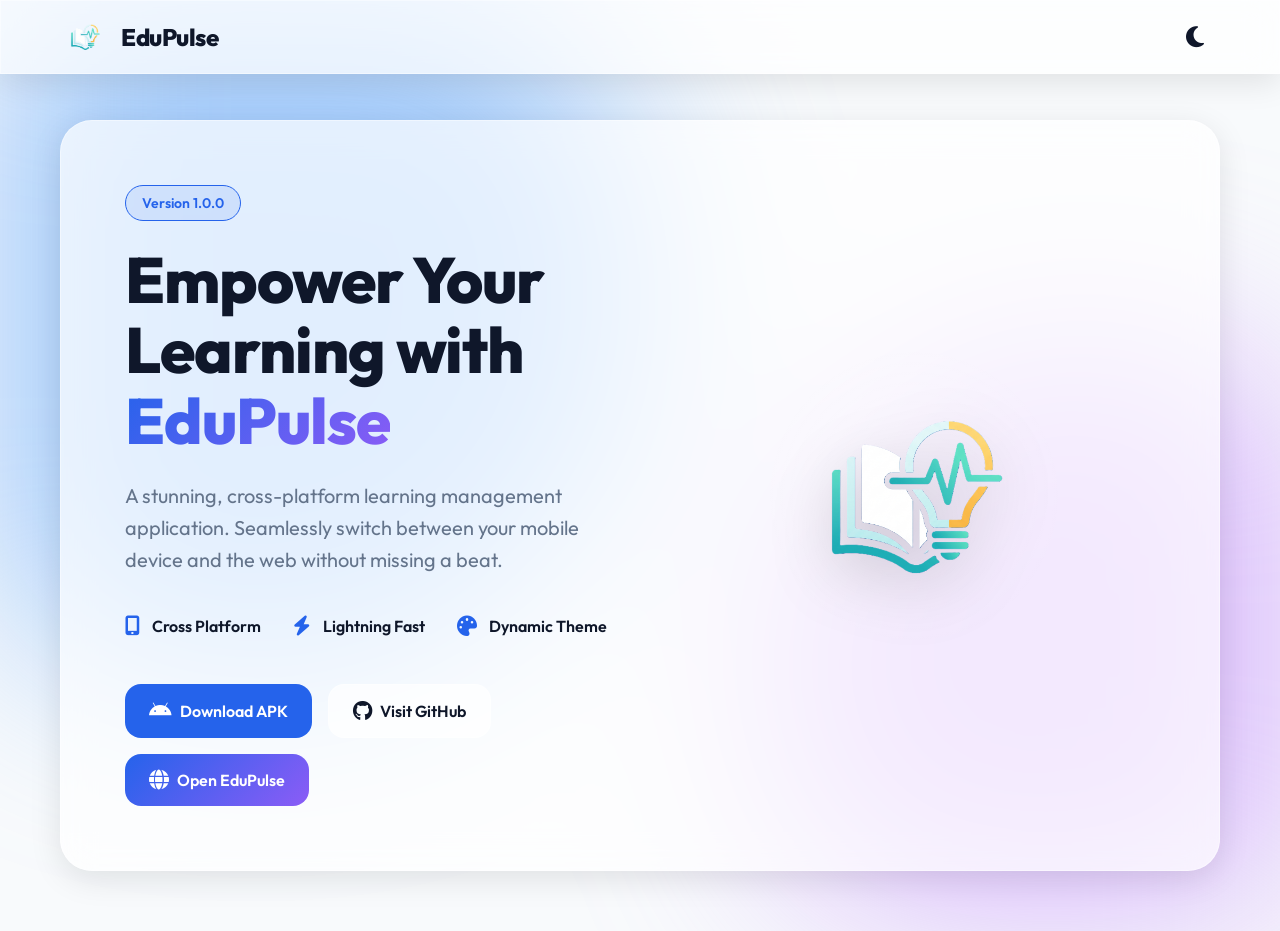
<file: landing/index.html>
<!DOCTYPE html>
<html lang="en" data-theme="dark">

<head>
    <meta charset="UTF-8">
    <meta name="viewport" content="width=device-width, initial-scale=1.0">
    <title>EduPulse | Learn Anywhere</title>
    <!-- Favicon from the project assets -->
    <link rel="icon" type="image/png" href="favicon.png">

    <!-- Google Fonts for modern typography -->
    <link href="https://fonts.googleapis.com/css2?family=Outfit:wght@300;400;600;800&display=swap" rel="stylesheet">

    <!-- Font Awesome for Icons -->
    <link rel="stylesheet" href="https://cdnjs.cloudflare.com/ajax/libs/font-awesome/6.4.0/css/all.min.css">

    <!-- Custom CSS -->
    <link rel="stylesheet" href="style.css">
</head>

<body>
    <!-- Animated background -->
    <div class="bg-animation">
        <div class="blob blob-1"></div>
        <div class="blob blob-2"></div>
    </div>

    <!-- Navigation Bar -->
    <nav class="navbar glass">
        <div class="logo">
            <img src="favicon.png" alt="EduPulse Logo" class="logo-img">
            <span>EduPulse</span>
        </div>
        <button id="theme-toggle" class="theme-toggle" aria-label="Toggle Theme">
            <i class="fas fa-moon dark-icon"></i>
            <i class="fas fa-sun light-icon"></i>
        </button>
    </nav>

    <!-- Main Content -->
    <main class="container">
        <section class="hero glass">
            <div class="hero-content">
                <span class="badge">Version 1.0.0</span>
                <h1 class="title">Empower Your Learning with <span class="gradient-text">EduPulse</span></h1>
                <p class="subtitle">A stunning, cross-platform learning management application. Seamlessly switch
                    between your mobile device and the web without missing a beat.</p>

                <div class="specifications">
                    <div class="spec-item">
                        <i class="fas fa-mobile-alt"></i>
                        <span>Cross Platform</span>
                    </div>
                    <div class="spec-item">
                        <i class="fas fa-bolt"></i>
                        <span>Lightning Fast</span>
                    </div>
                    <div class="spec-item">
                        <i class="fas fa-palette"></i>
                        <span>Dynamic Theme</span>
                    </div>
                </div>

                <div class="action-buttons">
                    <a href="EduPulse.apk" download class="btn btn-primary glow">
                        <i class="fab fa-android"></i> Download APK
                    </a>
                    <a href="https://github.com/m-m4h4d/edupulse" target="_blank" rel="noopener noreferrer"
                        class="btn btn-secondary glass-btn">
                        <i class="fab fa-github"></i> Visit GitHub
                    </a>
                    <a href="https://edu-pulse-ochre.vercel.app/" target="_blank" rel="noopener noreferrer"
                        class="btn btn-accent pulse">
                        <i class="fas fa-globe"></i> Open EduPulse
                    </a>
                </div>
            </div>
            <div class="hero-visual">
                <div class="floating-logo-container">
                    <img src="favicon.png" alt="EduPulse App Presentation" class="floating-logo">
                </div>
            </div>
        </section>
    </main>

    <script src="script.js"></script>
</body>

</html>
</file>
<file: landing/style.css>
:root {
    /* Light Theme */
    --bg-color: #f8fafc;
    --text-main: #0f172a;
    --text-muted: #64748b;
    --glass-bg: rgba(255, 255, 255, 0.7);
    --glass-border: rgba(255, 255, 255, 0.4);
    --primary: #2563eb;
    --primary-hover: #1d4ed8;
    --accent: #8b5cf6;
    --blob-1: #60a5fa;
    --blob-2: #c084fc;
    --shadow: rgba(0, 0, 0, 0.1);
}

[data-theme="dark"] {
    /* Dark Theme */
    --bg-color: #0f172a;
    --text-main: #f8fafc;
    --text-muted: #94a3b8;
    --glass-bg: rgba(30, 41, 59, 0.7);
    --glass-border: rgba(255, 255, 255, 0.1);
    --primary: #3b82f6;
    --primary-hover: #60a5fa;
    --accent: #a78bfa;
    --blob-1: #1e3a8a;
    --blob-2: #4c1d95;
    --shadow: rgba(0, 0, 0, 0.5);
}

* {
    margin: 0;
    padding: 0;
    box-sizing: border-box;
}

body {
    font-family: 'Outfit', sans-serif;
    background-color: var(--bg-color);
    color: var(--text-main);
    transition: background-color 0.5s ease, color 0.5s ease;
    min-height: 100vh;
    overflow-x: hidden;
    position: relative;
}

/* Background Animation */
.bg-animation {
    position: fixed;
    top: 0;
    left: 0;
    width: 100vw;
    height: 100vh;
    z-index: -1;
    overflow: hidden;
    filter: blur(100px);
}

.blob {
    position: absolute;
    border-radius: 50%;
    animation: float 20s infinite alternate;
    opacity: 0.6;
}

.blob-1 {
    top: -10%;
    left: -10%;
    width: 60vw;
    height: 60vw;
    background-color: var(--blob-1);
    animation-delay: 0s;
}

.blob-2 {
    bottom: -10%;
    right: -10%;
    width: 50vw;
    height: 50vw;
    background-color: var(--blob-2);
    animation-delay: -10s;
}

@keyframes float {
    0% {
        transform: translate(0, 0) scale(1);
    }

    50% {
        transform: translate(10%, 20%) scale(1.1);
    }

    100% {
        transform: translate(-10%, -10%) scale(0.9);
    }
}

/* Glassmorphism Utilities */
.glass {
    background: var(--glass-bg);
    -webkit-backdrop-filter: blur(16px);
    backdrop-filter: blur(16px);
    border: 1px solid var(--glass-border);
    box-shadow: 0 8px 32px 0 var(--shadow);
}

/* Navbar */
.navbar {
    display: flex;
    justify-content: space-between;
    align-items: center;
    padding: 1rem 5%;
    position: fixed;
    top: 0;
    width: 100%;
    z-index: 100;
}

.logo {
    display: flex;
    align-items: center;
    gap: 1rem;
    font-size: 1.5rem;
    font-weight: 800;
    letter-spacing: -0.5px;
}

.logo-img {
    height: 40px;
    width: auto;
}

.theme-toggle {
    background: none;
    border: none;
    font-size: 1.5rem;
    color: var(--text-main);
    cursor: pointer;
    transition: transform 0.3s ease;
    width: 40px;
    height: 40px;
    border-radius: 50%;
    display: flex;
    align-items: center;
    justify-content: center;
}

.theme-toggle:hover {
    transform: scale(1.1);
    background: var(--glass-border);
}

[data-theme="dark"] .dark-icon {
    display: none;
}

[data-theme="light"] .light-icon {
    display: none;
}

[data-theme="light"] .dark-icon {
    display: inline-block;
}

[data-theme="dark"] .light-icon {
    display: inline-block;
}

/* Main Container */
.container {
    max-width: 1200px;
    margin: 0 auto;
    padding: 120px 20px 60px;
    min-height: 100vh;
    display: flex;
    align-items: center;
}

/* Hero Section */
.hero {
    display: flex;
    align-items: center;
    justify-content: space-between;
    padding: 4rem;
    border-radius: 2rem;
    gap: 4rem;
    width: 100%;
}

.hero-content {
    flex: 1;
}

.badge {
    display: inline-block;
    padding: 0.5rem 1rem;
    border-radius: 2rem;
    background: rgba(37, 99, 235, 0.1);
    color: var(--primary);
    font-weight: 600;
    font-size: 0.875rem;
    margin-bottom: 1.5rem;
    border: 1px solid var(--primary);
}

.title {
    font-size: 4rem;
    font-weight: 800;
    line-height: 1.1;
    margin-bottom: 1.5rem;
    letter-spacing: -1px;
}

.gradient-text {
    background: linear-gradient(135deg, var(--primary), var(--accent));
    -webkit-background-clip: text;
    -webkit-text-fill-color: transparent;
    background-clip: text;
}

.subtitle {
    font-size: 1.25rem;
    color: var(--text-muted);
    line-height: 1.6;
    margin-bottom: 2.5rem;
}

/* Specifications */
.specifications {
    display: flex;
    gap: 2rem;
    margin-bottom: 3rem;
}

.spec-item {
    display: flex;
    align-items: center;
    gap: 0.75rem;
    font-weight: 600;
    color: var(--text-main);
}

.spec-item i {
    color: var(--primary);
    font-size: 1.25rem;
}

/* Buttons */
.action-buttons {
    display: flex;
    flex-wrap: wrap;
    gap: 1rem;
}

.btn {
    display: inline-flex;
    align-items: center;
    gap: 0.5rem;
    padding: 1rem 1.5rem;
    border-radius: 1rem;
    font-weight: 600;
    font-size: 1rem;
    text-decoration: none;
    transition: all 0.3s ease;
    cursor: pointer;
    border: none;
}

.btn i {
    font-size: 1.25rem;
}

.btn-primary {
    background-color: var(--primary);
    color: #fff;
}

.btn-primary:hover {
    background-color: var(--primary-hover);
    transform: translateY(-2px);
}

.glow:hover {
    box-shadow: 0 10px 25px -5px var(--primary);
}

.glass-btn {
    background: var(--glass-bg);
    color: var(--text-main);
    border: 1px solid var(--glass-border);
}

.glass-btn:hover {
    background: var(--glass-border);
    transform: translateY(-2px);
}

.btn-accent {
    background: linear-gradient(135deg, var(--primary), var(--accent));
    color: #fff;
}

.pulse {
    animation: pulse 2s infinite;
}

.pulse:hover {
    animation: none;
    transform: translateY(-2px);
    box-shadow: 0 10px 25px -5px var(--accent);
}

@keyframes pulse {
    0% {
        box-shadow: 0 0 0 0 rgba(139, 92, 246, 0.7);
    }

    70% {
        box-shadow: 0 0 0 15px rgba(139, 92, 246, 0);
    }

    100% {
        box-shadow: 0 0 0 0 rgba(139, 92, 246, 0);
    }
}

/* Hero Visuals */
.hero-visual {
    flex: 1;
    display: flex;
    justify-content: center;
    align-items: center;
}

.floating-logo-container {
    width: 300px;
    height: 300px;
    background: radial-gradient(circle, rgba(255, 255, 255, 0.2) 0%, rgba(255, 255, 255, 0) 70%);
    border-radius: 50%;
    display: flex;
    justify-content: center;
    align-items: center;
    animation: float-logo 6s ease-in-out infinite;
}

.floating-logo {
    width: 80%;
    height: auto;
    filter: drop-shadow(0 20px 30px rgba(0, 0, 0, 0.2));
}

@keyframes float-logo {
    0% {
        transform: translateY(0);
    }

    50% {
        transform: translateY(-20px);
    }

    100% {
        transform: translateY(0);
    }
}

/* Responsive Styles */
@media (max-width: 968px) {
    .hero {
        flex-direction: column;
        padding: 2rem;
        gap: 3rem;
    }

    .title {
        font-size: 3rem;
    }

    .specifications {
        flex-direction: column;
        gap: 1rem;
    }

    .floating-logo-container {
        width: 200px;
        height: 200px;
    }

    .action-buttons {
        justify-content: center;
    }
}
</file>
